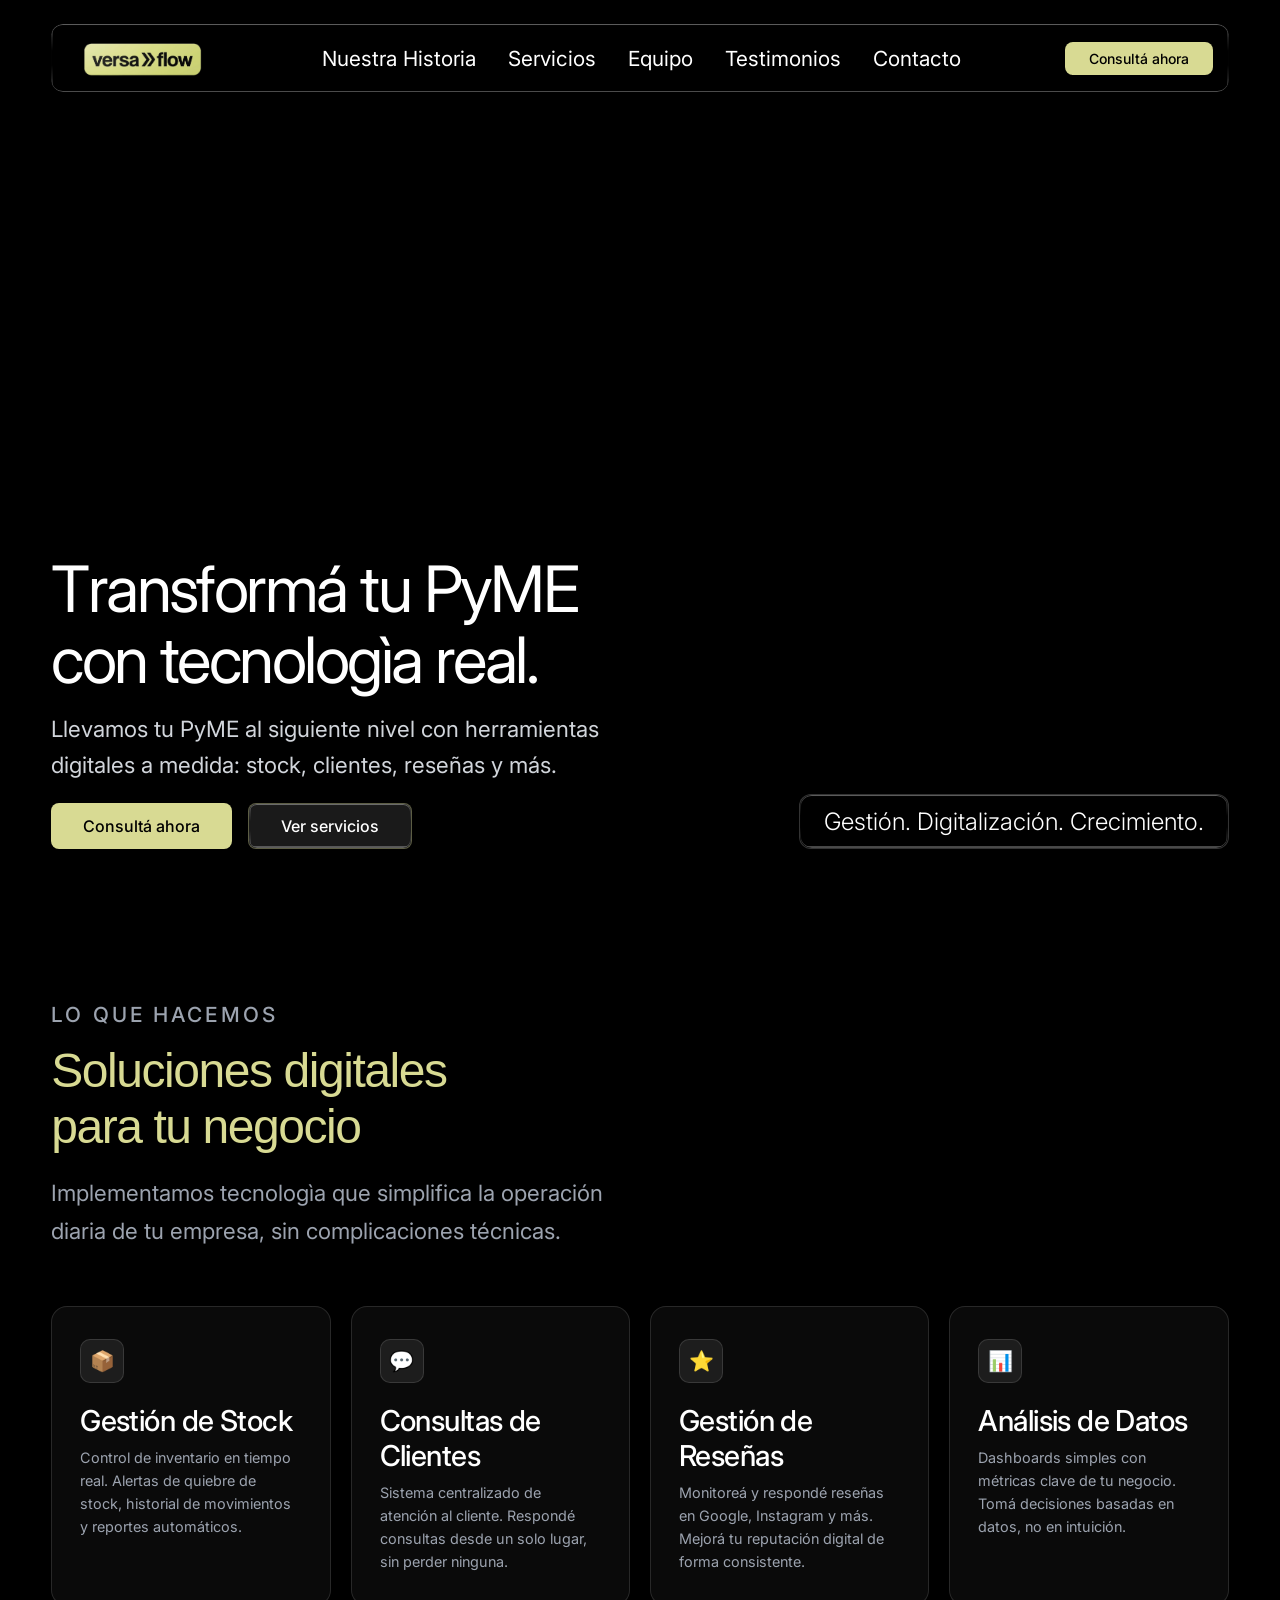
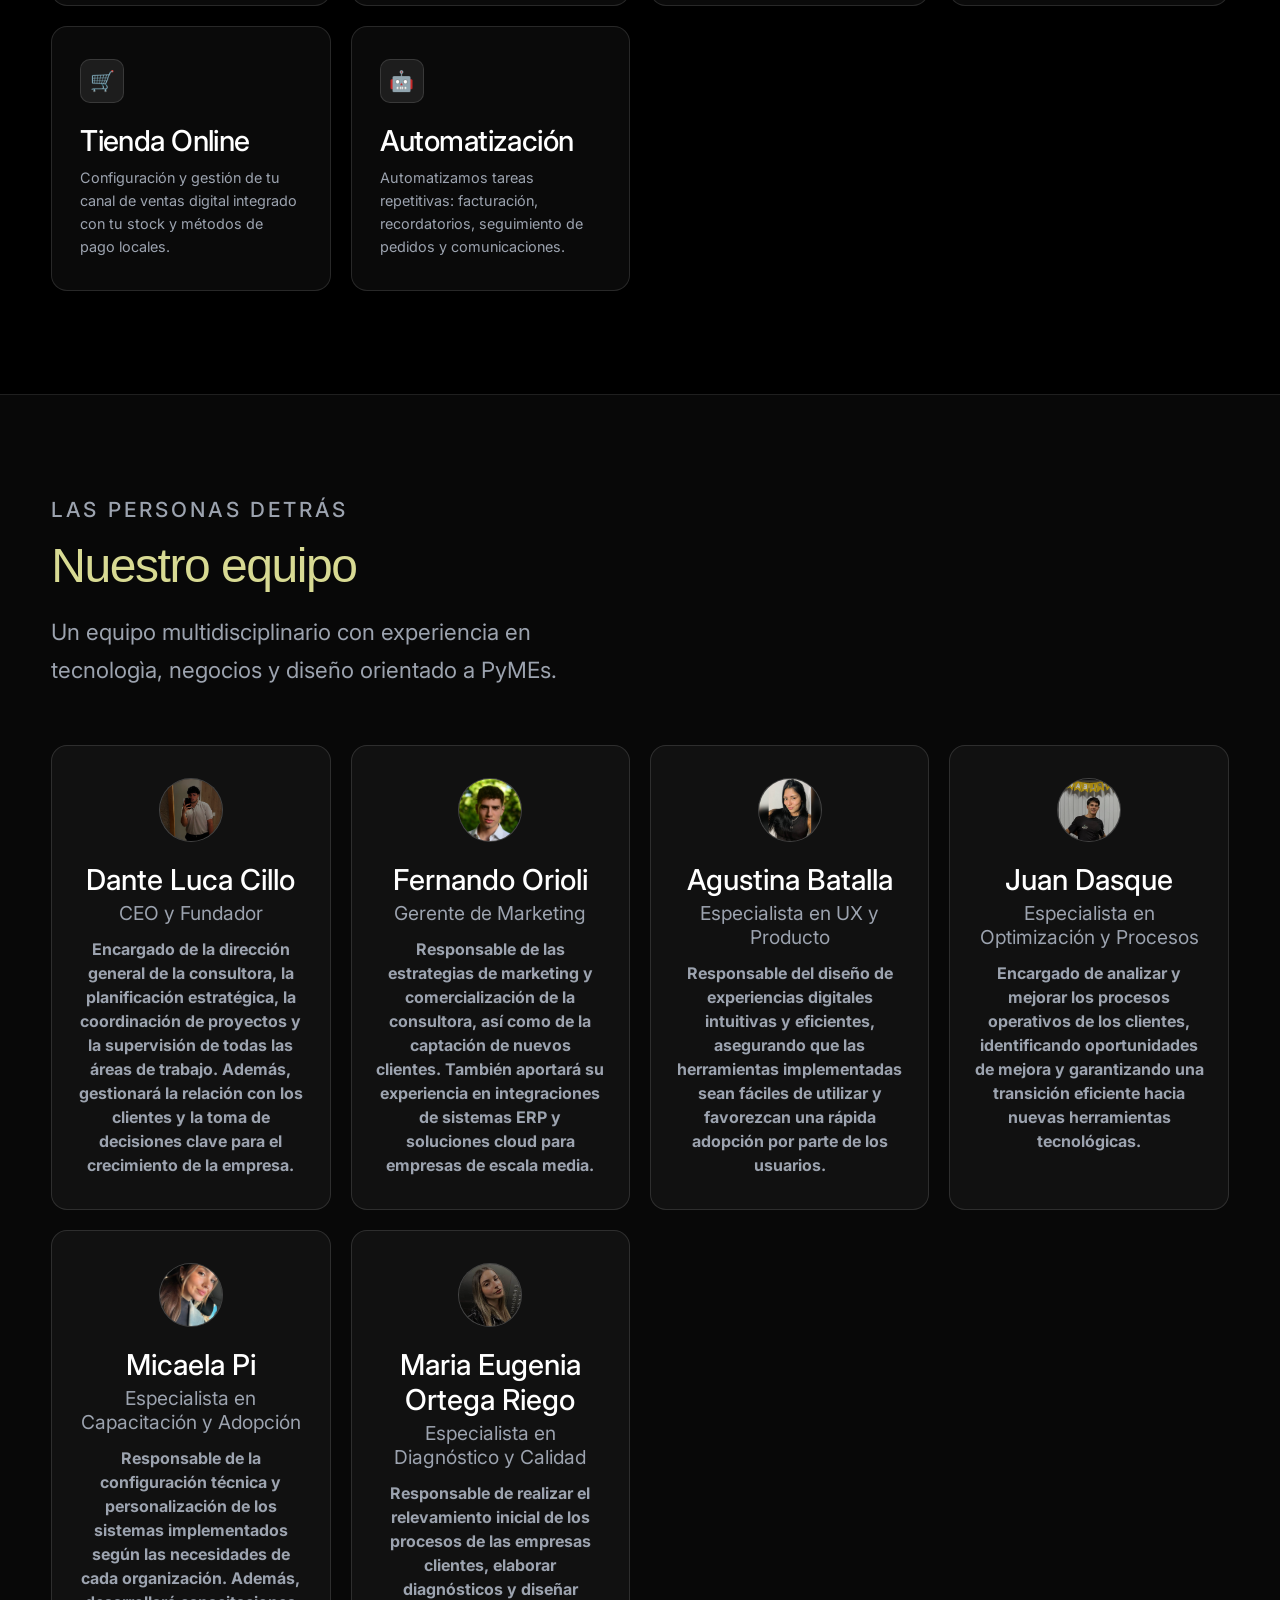
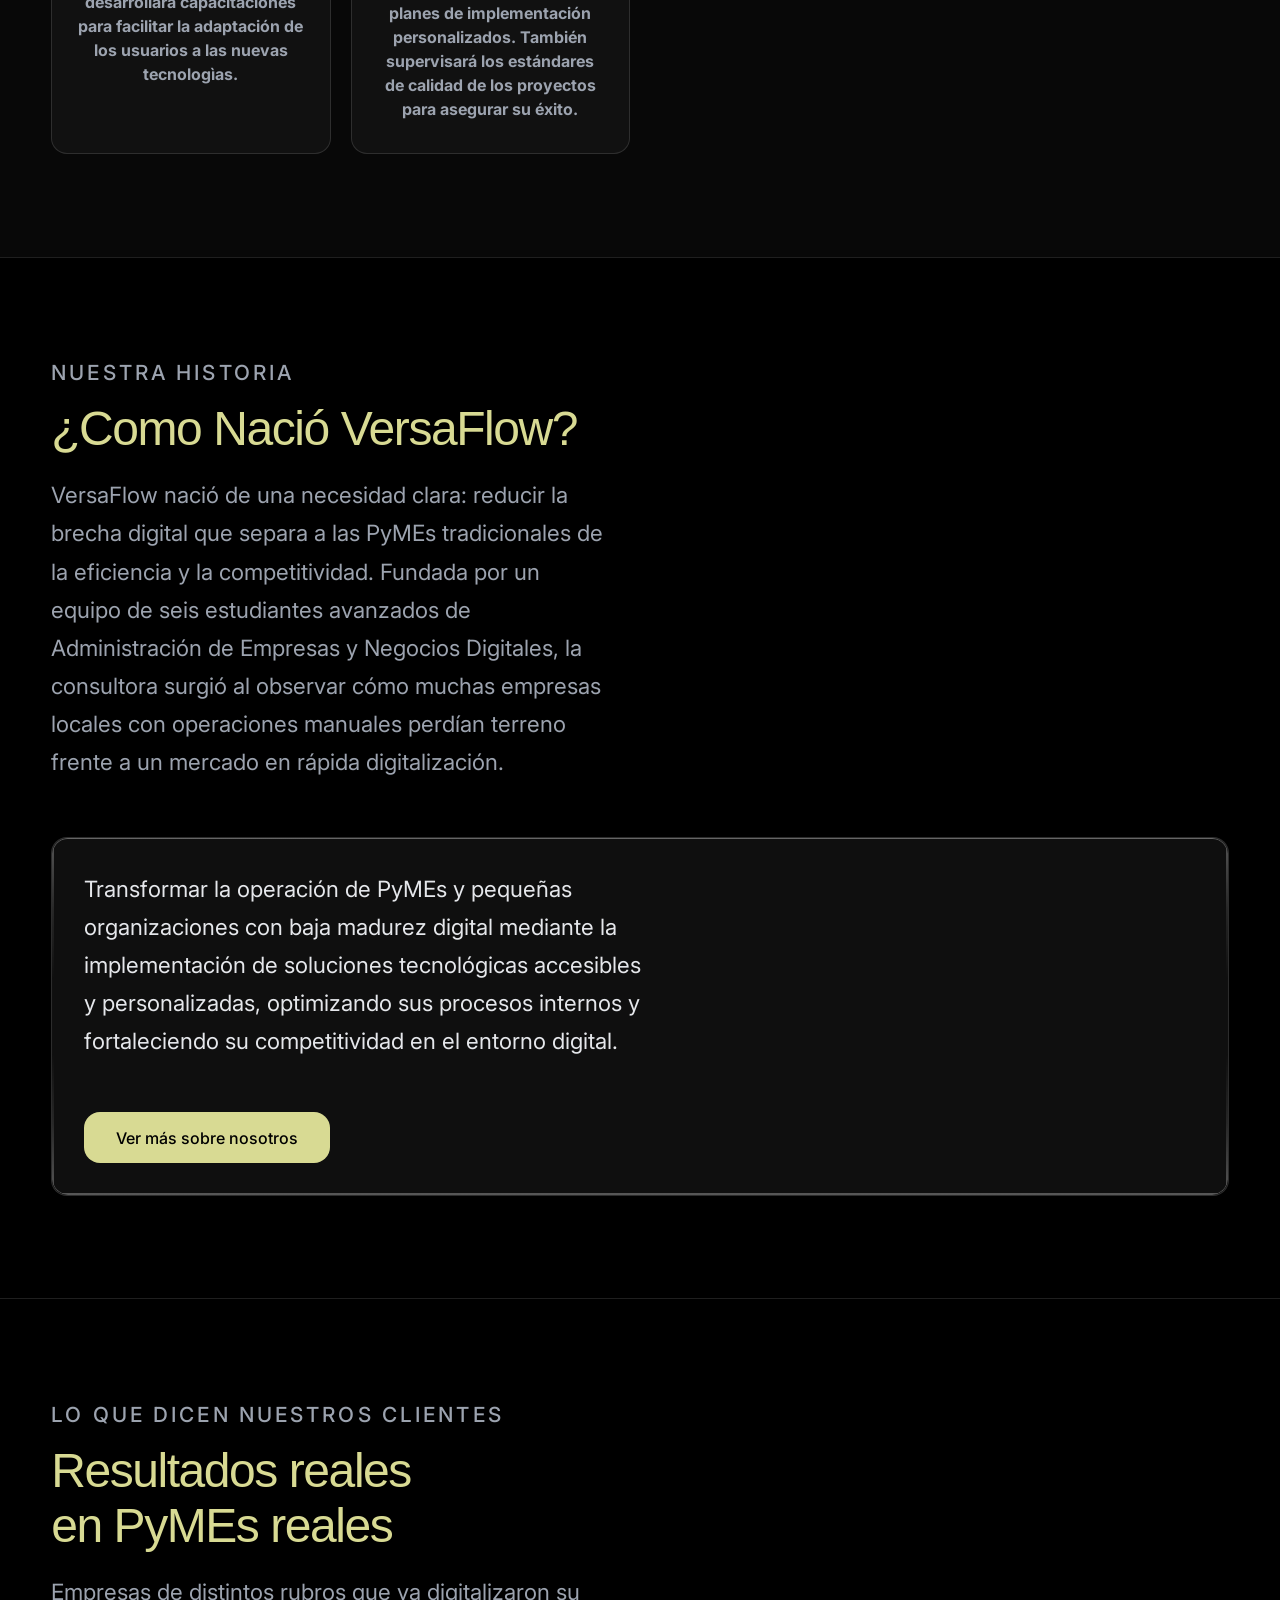
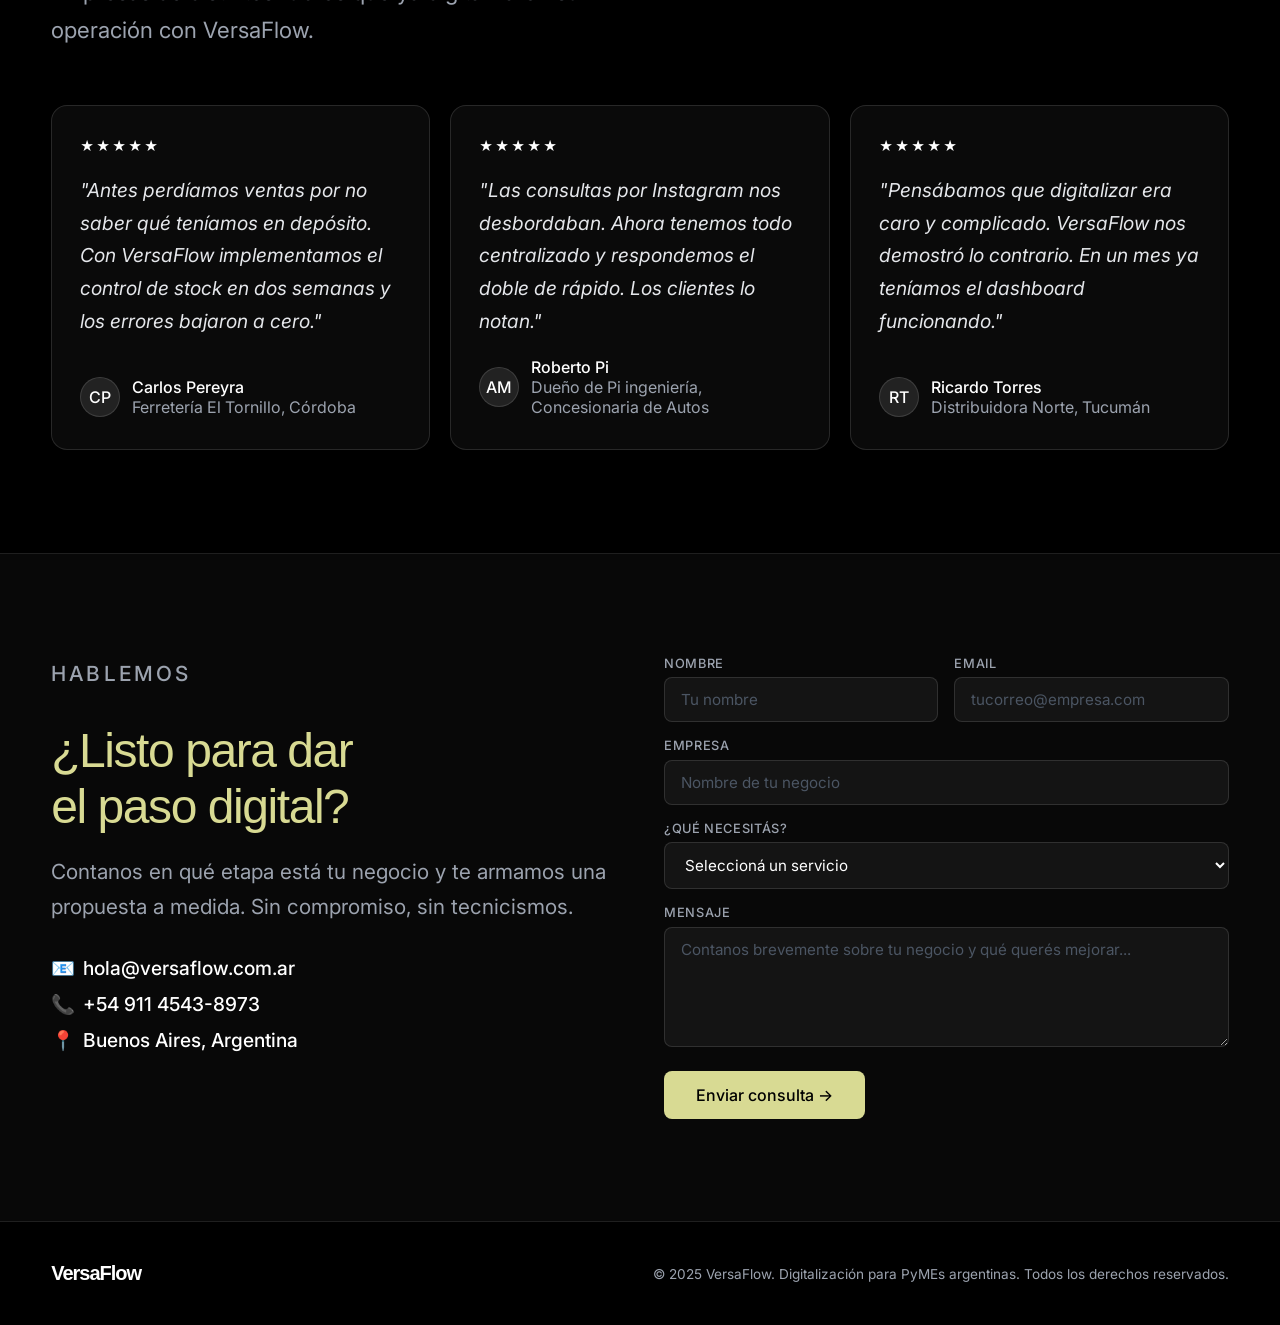
<file: index.html>
<!DOCTYPE html>
<html lang="es">
<head>
  <meta charset="UTF-8" />
  <meta name="viewport" content="width=device-width, initial-scale=1.0" />
  <title>VersaFlow | Digitalización para PyMEs</title>
  <link rel="icon" type="image/png" href="img/versaflow3_rectangular.png" />
  <link rel="preconnect" href="https://fonts.googleapis.com">
  <link rel="preconnect" href="https://fonts.gstatic.com" crossorigin>
  <link href="https://fonts.googleapis.com/css2?family=Inter:wght@300;400;500;600&display=swap" rel="stylesheet">
  <link href="https://fonts.cdnfonts.com/css/coolvetica" rel="stylesheet">
  <link rel="stylesheet" href="styles.css">
</head>
<body>

<!-- ═══ HERO ═══ -->
<section class="hero">
  <!-- Cambia el nombre del archivo de video aquí -->
  <video class="background-video" autoplay muted loop playsinline src="img/video_fondo_hero.mp4"></video>
  <div class="content-layer">
    <div class="navbar-wrap">
      <nav class="liquid-glass">
        <a href="#" class="logo nav-logo"><img src="img/versaflow3_rectangular.png" alt="VersaFlow logo" style="width: 150px; height: auto;"></a>
        <ul class="nav-links">
          <li><a href="nosotros.html">Nuestra Historia</a></li>
          <li><a href="#servicios">Servicios</a></li>
          <li><a href="#equipo">Equipo</a></li>
          <li><a href="#testimonios">Testimonios</a></li>
          <li><a href="#contacto">Contacto</a></li>
        </ul>
        <button class="btn-nav" onclick="document.getElementById('contacto').scrollIntoView({behavior:'smooth'})">Consultá ahora</button>
      </nav>
    </div>
    <div class="hero-body">
      <div class="hero-grid">
        <div>
          <h1 id="heading"></h1>
          <p class="hero-sub" id="sub">Llevamos tu PyME al siguiente nivel con herramientas digitales a medida: stock, clientes, reseñas y más.</p>
          <div class="btn-row" id="btns">
            <button class="btn-primary" onclick="document.getElementById('contacto').scrollIntoView({behavior:'smooth'})">Consultá ahora</button>
            <button class="btn-glass liquid-glass" onclick="document.getElementById('servicios').scrollIntoView({behavior:'smooth'})">Ver servicios</button>
          </div>
        </div>
        <div class="tag-wrap" id="tag">
          <div class="tag-card liquid-glass">
            Gestión. Digitalización. Crecimiento.
          </div>
        </div>
      </div>
    </div>
  </div>
</section>

<!-- ═══ SERVICIOS ═══ -->
<section class="page-section" id="servicios">
  <div class="section-header reveal">
    <p class="section-label">Lo que hacemos</p>
    <h2 class="section-title">Soluciones digitales<br>para tu negocio</h2>
    <p class="section-desc">Implementamos tecnologìa que simplifica la operación diaria de tu empresa, sin complicaciones técnicas.</p>
  </div>
  <div class="services-grid">
    <div class="service-card reveal">
      <div class="service-icon">📦</div>
      <h3>Gestión de Stock</h3>
      <p>Control de inventario en tiempo real. Alertas de quiebre de stock, historial de movimientos y reportes automáticos.</p>
    </div>
    <div class="service-card reveal">
      <div class="service-icon">💬</div>
      <h3>Consultas de Clientes</h3>
      <p>Sistema centralizado de atención al cliente. Respondé consultas desde un solo lugar, sin perder ninguna.</p>
    </div>
    <div class="service-card reveal">
      <div class="service-icon">⭐</div>
      <h3>Gestión de Reseñas</h3>
      <p>Monitoreá y respondé reseñas en Google, Instagram y más. Mejorá tu reputación digital de forma consistente.</p>
    </div>
    <div class="service-card reveal">
      <div class="service-icon">📊</div>
      <h3>Análisis de Datos</h3>
      <p>Dashboards simples con métricas clave de tu negocio. Tomá decisiones basadas en datos, no en intuición.</p>
    </div>
    <div class="service-card reveal">
      <div class="service-icon">🛒</div>
      <h3>Tienda Online</h3>
      <p>Configuración y gestión de tu canal de ventas digital integrado con tu stock y métodos de pago locales.</p>
    </div>
    <div class="service-card reveal">
      <div class="service-icon">🤖</div>
      <h3>Automatización</h3>
      <p>Automatizamos tareas repetitivas: facturación, recordatorios, seguimiento de pedidos y comunicaciones.</p>
    </div>
  </div>
</section>

<hr class="divider">

<!-- ═══ EQUIPO ═══ -->
<section class="page-section" id="equipo">
  <div class="section-header reveal">
    <p class="section-label">Las personas detrás</p>
    <h2 class="section-title">Nuestro equipo</h2>
    <p class="section-desc">Un equipo multidisciplinario con experiencia en tecnologìa, negocios y diseño orientado a PyMEs.</p>
  </div>
  <div class="team-grid">
    <div class="team-card reveal">
      <div class="avatar">
        <img src="img/dante.PNG" alt="Dante Luca Cillo">
      </div>
      <h3>Dante Luca Cillo</h3>
      <p class="role">CEO y Fundador</p>
      <p class="bio"><strong>Encargado de la dirección general de la consultora, la planificación estratégica, la coordinación de proyectos y la supervisión de todas las áreas de trabajo. Además, gestionará la relación con los clientes y la toma de decisiones clave para el crecimiento de la empresa.</strong></p>
    </div>
    <div class="team-card reveal">
      <div class="avatar">
        <img src="img/fernando.PNG" alt="Fernando Orioli">
      </div>
      <h3>Fernando Orioli</h3>
      <p class="role">Gerente de Marketing</p>
      <p class="bio"><strong>Responsable de las estrategias de marketing y comercialización de la consultora, así como de la captación de nuevos clientes. También aportará su experiencia en integraciones de sistemas ERP y soluciones cloud para empresas de escala media.</strong></p>
    </div>
    <div class="team-card reveal">
      <div class="avatar">
        <img src="img/agus.PNG" alt="Agustina Batalla">
      </div>
      <h3>Agustina Batalla</h3>
      <p class="role">Especialista en UX y Producto</p>
      <p class="bio"><strong>Responsable del diseño de experiencias digitales intuitivas y eficientes, asegurando que las herramientas implementadas sean fáciles de utilizar y favorezcan una rápida adopción por parte de los usuarios.</strong></p>
    </div>
    <div class="team-card reveal">
      <div class="avatar">
        <img src="img/juan.PNG" alt="Juan Dasque">
      </div>
      <h3>Juan Dasque</h3>
      <p class="role">Especialista en Optimización y Procesos</p>
      <p class="bio"><strong>Encargado de analizar y mejorar los procesos operativos de los clientes, identificando oportunidades de mejora y garantizando una transición eficiente hacia nuevas herramientas tecnológicas.</strong></p>
    </div>
        <div class="team-card reveal">
      <div class="avatar">
        <img src="img/mica.jpeg" alt="Micu Pi">
      </div>
      <h3>Micaela Pi</h3>
      <p class="role">Especialista en Capacitación y Adopción</p>
      <p class="bio"><strong>Responsable de la configuración técnica y personalización de los sistemas implementados según las necesidades de cada organización. Además, desarrollará capacitaciones para facilitar la adaptación de los usuarios a las nuevas tecnologìas.</strong></p>
    </div>
        <div class="team-card reveal">
      <div class="avatar">
        <img src="img/mauge.PNG" alt="Maria Eugenia Ortega Riego">
      </div>
      <h3>Maria Eugenia Ortega Riego</h3>
      <p class="role">Especialista en Diagnóstico y Calidad</p>
      <p class="bio"><strong>Responsable de realizar el relevamiento inicial de los procesos de las empresas clientes, elaborar diagnósticos y diseñar planes de implementación personalizados. También supervisará los estándares de calidad de los proyectos para asegurar su éxito.</strong></p>
    </div>
  </div>
</section>
<hr class="divider">
<section class="page-section reveal" id="nosotros">
  <div class="section-header">
    <p class="section-label">Nuestra Historia</p>
    <h2 class="section-title">¿Como Nació VersaFlow?</h2>
    <p class="section-desc">VersaFlow nació de una necesidad clara: reducir la brecha digital que separa a las PyMEs tradicionales de la eficiencia y la competitividad. Fundada por un equipo de seis estudiantes avanzados de Administración de Empresas y Negocios Digitales, la consultora surgió al observar cómo muchas empresas locales con operaciones manuales perdían terreno frente a un mercado en rápida digitalización.</p>
  </div>
  <div class="liquid-glass about-card">
    <p class="section-desc">Transformar la operación de PyMEs y pequeñas organizaciones con baja madurez digital mediante la implementación de soluciones tecnológicas accesibles y personalizadas, optimizando sus procesos internos y fortaleciendo su competitividad en el entorno digital.</p>
    <a class="btn-glass" href="nosotros.html">Ver más sobre nosotros</a>
  </div>
</section>
<hr class="divider">

<!-- ═══ TESTIMONIOS ═══ -->
<section class="page-section" id="testimonios">
  <div class="section-header reveal">
    <p class="section-label">Lo que dicen nuestros clientes</p>
    <h2 class="section-title">Resultados reales<br>en PyMEs reales</h2>
    <p class="section-desc">Empresas de distintos rubros que ya digitalizaron su operación con VersaFlow.</p>
  </div>
  <div class="testimonios-grid">
    <div class="testi-card reveal">
      <div class="stars">★★★★★</div>
      <blockquote>"Antes perdíamos ventas por no saber qué teníamos en depósito. Con VersaFlow implementamos el control de stock en dos semanas y los errores bajaron a cero."</blockquote>
      <div class="testi-author">
        <div class="testi-avatar">CP</div>
        <div>
          <p class="testi-author-name">Carlos Pereyra</p>
          <p class="testi-author-company">Ferretería El Tornillo, Córdoba</p>
        </div>
      </div>
    </div>
    <div class="testi-card reveal">
      <div class="stars">★★★★★</div>
      <blockquote>"Las consultas por Instagram nos desbordaban. Ahora tenemos todo centralizado y respondemos el doble de rápido. Los clientes lo notan."</blockquote>
      <div class="testi-author">
        <div class="testi-avatar">AM</div>
        <div>
          <p class="testi-author-name">Roberto Pi</p>
          <p class="testi-author-company">Dueño de Pi ingeniería, Concesionaria de Autos</p>
        </div>
      </div>
    </div>
    <div class="testi-card reveal">
      <div class="stars">★★★★★</div>
      <blockquote>"Pensábamos que digitalizar era caro y complicado. VersaFlow nos demostró lo contrario. En un mes ya teníamos el dashboard funcionando."</blockquote>
      <div class="testi-author">
        <div class="testi-avatar">RT</div>
        <div>
          <p class="testi-author-name">Ricardo Torres</p>
          <p class="testi-author-company">Distribuidora Norte, Tucumán</p>
        </div>
      </div>
    </div>
  </div>
</section>

<hr class="divider">

<!-- ═══ CONTACTO ═══ -->
<section class="page-section" id="contacto">
  <div class="contact-wrap">
    <div class="contact-info reveal">
      <p class="section-label">Hablemos</p>
      <h2 class="section-title">¿Listo para dar<br>el paso digital?</h2>
      <p>Contanos en qué etapa está tu negocio y te armamos una propuesta a medida. Sin compromiso, sin tecnicismos.</p>
      <div class="contact-detail">
        <span>📧 <strong>hola@versaflow.com.ar</strong></span>
        <span>📞 <strong>+54 911 4543-8973</strong></span>
        <span>📍 <strong>Buenos Aires, Argentina</strong></span>
      </div>
    </div>
    <div class="reveal">
      <form class="contact-form" onsubmit="handleSubmit(event)">
        <div class="form-row">
          <div class="form-field">
            <label>Nombre</label>
            <input type="text" placeholder="Tu nombre" required />
          </div>
          <div class="form-field">
            <label>Email</label>
            <input type="email" placeholder="tucorreo@empresa.com" required />
          </div>
        </div>
        <div class="form-field">
          <label>Empresa</label>
          <input type="text" placeholder="Nombre de tu negocio" />
        </div>
        <div class="form-field">
          <label>¿Qué necesitás?</label>
          <select>
            <option value="" disabled selected>Seleccioná un servicio</option>
            <option>Gestión de Stock</option>
            <option>Consultas de Clientes</option>
            <option>Gestión de Reseñas</option>
            <option>Tienda Online</option>
            <option>Automatización</option>
            <option>No sé, quiero asesoramiento</option>
          </select>
        </div>
        <div class="form-field">
          <label>Mensaje</label>
          <textarea placeholder="Contanos brevemente sobre tu negocio y qué querés mejorar..."></textarea>
        </div>
        <button type="submit" class="btn-submit" id="submit-btn">Enviar consulta →</button>
      </form>
    </div>
  </div>
</section>

<!-- ═══ FOOTER ═══ -->
<footer>
  <span class="logo">VersaFlow</span>
  <p>© 2025 VersaFlow. Digitalización para PyMEs argentinas. Todos los derechos reservados. </p>
</footer>

<script>
  /* ── Hero heading animation ── */
  const lines = ["Transformá tu PyME", "con tecnologìa real."];
  const charDelay = 30, initialDelay = 200;
  const headingEl = document.getElementById("heading");
  lines.forEach((line, lineIndex) => {
    const lineSpan = document.createElement("span");
    lineSpan.className = "line";
    line.split("").forEach((char, charIndex) => {
      const span = document.createElement("span");
      span.className = "char";
      span.textContent = char === " " ? "\u00A0" : char;
      const delay = initialDelay
        + lineIndex * lines[0].length * charDelay
        + (lineIndex * line.length + charIndex) * charDelay;
      setTimeout(() => span.classList.add("visible"), delay);
      lineSpan.appendChild(span);
    });
    headingEl.appendChild(lineSpan);
  });

  function fadeIn(id, delay) {
    setTimeout(() => { document.getElementById(id).style.opacity = "1"; }, delay);
  }
  fadeIn("sub", 800);
  fadeIn("btns", 1200);
  fadeIn("tag", 1400);

  /* ── Scroll reveal ── */
  const observer = new IntersectionObserver((entries) => {
    entries.forEach((entry, i) => {
      if (entry.isIntersecting) {
        const delay = entry.target.dataset.delay || 0;
        setTimeout(() => entry.target.classList.add("visible"), delay);
        observer.unobserve(entry.target);
      }
    });
  }, { threshold: 0.12 });

  document.querySelectorAll(".reveal").forEach((el, i) => {
    el.dataset.delay = (i % 4) * 100;
    observer.observe(el);
  });

  if (!('IntersectionObserver' in window)) {
    document.querySelectorAll('.reveal').forEach((el) => el.classList.add('visible'));
  }

  /* ── Contact form ── */
  function handleSubmit(e) {
    e.preventDefault();
    const btn = document.getElementById("submit-btn");
    btn.textContent = "✓ Mensaje enviado";
    btn.style.background = "#d1fae5";
    btn.style.color = "#065f46";
    btn.disabled = true;
  }
</script>
</body>
</html>
</file>
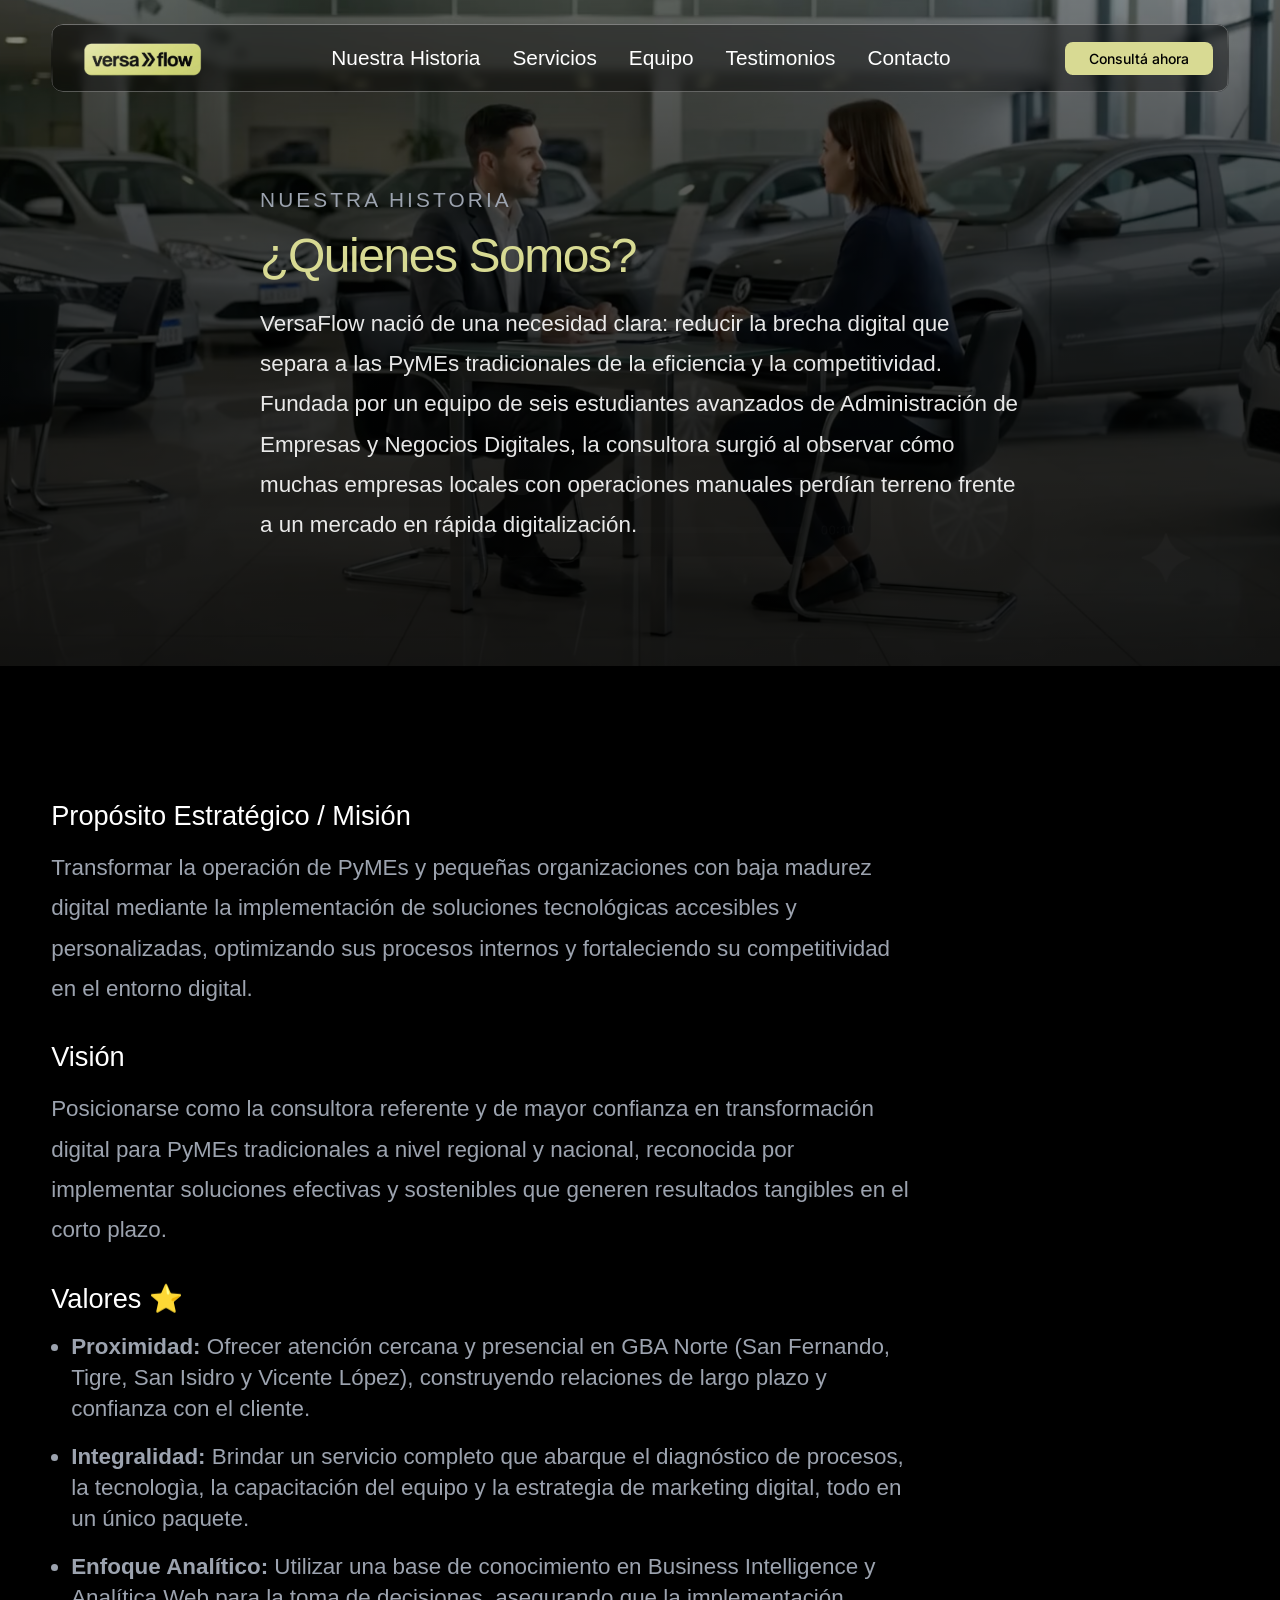
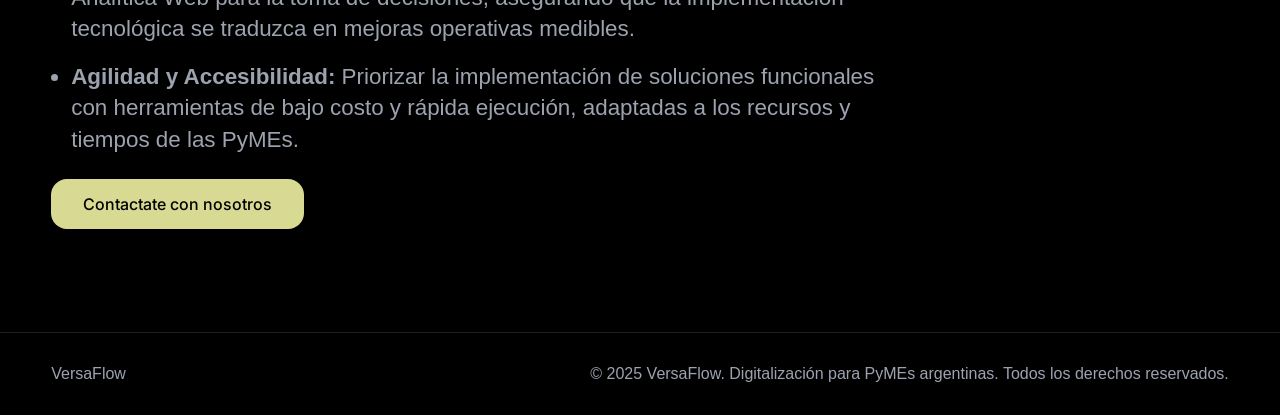
<file: nosotros.html>
<!DOCTYPE html>
<html lang="es">
<head>
  <meta charset="UTF-8" />
  <meta name="viewport" content="width=device-width, initial-scale=1.0" />
  <title>VersaFlow | Nuestra Historia</title>
  <link rel="icon" type="image/png" href="img/versaflow3_rectangular.png" />
  <link rel="preconnect" href="https://fonts.googleapis.com">
  <link rel="preconnect" href="https://fonts.gstatic.com" crossorigin>
  <link href="https://fonts.googleapis.com/css2?family=Inter:wght@300;400;500;600&display=swap" rel="stylesheet">
  <link href="https://fonts.cdnfonts.com/css/coolvetica" rel="stylesheet">
  <style>
    *, *::before, *::after { box-sizing: border-box; margin: 0; padding: 0; }
    :root {
      --px: clamp(1.5rem, 4vw, 4rem);
      --accent: #fff;
      --brand: rgb(216, 218, 147);
      --brand-dark: rgb(165, 168, 112);
      --muted: #9ca3af;
      --border: rgba(255,255,255,0.12);
      --card-bg: rgba(255,255,255,0.04);
    }
    html { scroll-behavior: smooth; overflow-x: hidden; }
    body {
      font-family: 'Coolvetica', sans-serif;
      -webkit-font-smoothing: antialiased;
      -moz-osx-font-smoothing: grayscale;
      background: #000;
      color: #fff;
      overflow-x: hidden;
    }
    body a { color: inherit; }
    .liquid-glass {
      background: rgba(0,0,0,0.4);
      backdrop-filter: blur(4px);
      -webkit-backdrop-filter: blur(4px);
      box-shadow: inset 0 1px 1px rgba(255,255,255,0.1);
      position: relative;
      overflow: hidden;
    }
    .liquid-glass::before {
      content: '';
      position: absolute;
      inset: 0;
      border-radius: inherit;
      padding: 1.4px;
      background: linear-gradient(180deg,
        rgba(255,255,255,0.3) 0%, rgba(255,255,255,0.1) 20%,
        rgba(255,255,255,0) 40%, rgba(255,255,255,0) 60%,
        rgba(255,255,255,0.1) 80%, rgba(255,255,255,0.3) 100%);
      -webkit-mask: linear-gradient(#fff 0 0) content-box, linear-gradient(#fff 0 0);
      -webkit-mask-composite: xor;
      mask-composite: exclude;
      pointer-events: none;
    }
    .page-section {
      padding: clamp(5rem, 8vw, 8rem) var(--px);
    }
    .section-header { margin-bottom: 3.5rem; }
    .section-title {
      font-family: 'Coolvetica', sans-serif;
      font-size: clamp(2rem, 4vw, 3rem);
      font-weight: 400; letter-spacing: -0.03em;
      line-height: 1.15; margin-bottom: 1.25rem;
      color: var(--brand);
    }
    .section-label {
      font-size: 1.3rem; font-weight: 500;
      letter-spacing: 0.15em; text-transform: uppercase;
      color: var(--muted); margin-bottom: 1rem;
    }
    .section-desc,
    .content-block p {
      color: var(--muted); font-size: 1.4rem;
      line-height: 1.8; margin-bottom: 1.5rem;
    }
    .content-block {
      max-width: 860px;
    }
    .content-block h3 {
      font-size: 1.7rem; font-weight: 500;
      margin-top: 2rem; margin-bottom: 1rem;
      color: var(--accent);
    }
    .content-block ul {
      padding-left: 1.25rem; margin-bottom: 1.5rem;
      color: var(--muted);
    }
    .content-block li {
      margin-bottom: 1rem; line-height: 1.4; font-size: 1.4rem
    }
    .btn-primary,
    .btn-glass,
    .btn-nav,
    .btn-submit {
      font-family: 'Inter', sans-serif;
      cursor: pointer;
      transition: background 0.2s ease, color 0.2s ease;
    }
    .btn-glass,
    .btn-nav {
      font-family: 'Inter', sans-serif;
      cursor: pointer;
      transition: background 0.2s ease, color 0.2s ease;
    }
    .btn-primary {
      background: var(--brand);
      color: #000;
      border: none;
      padding: 0.95rem 2rem;
      border-radius: 1rem;
      font-weight: 500;
      font-size: 1rem;
      display: inline-flex;
      align-items: center;
      text-decoration: none;
    }
    .btn-primary:hover {
      background: var(--brand-dark);
      color: #fff;
    }
    .btn-glass {
      background: rgba(255,255,255,0.10);
      color: #fff;
      border: 1px solid rgba(216, 218, 147, 0.35);
      border-radius: 0.75rem;
      padding: 0.85rem 1.6rem;
      display: inline-flex;
      align-items: center;
      text-decoration: none;
    }
    .btn-nav {
      background: var(--brand);
      color: #000;
      border: none;
      padding: 0.5rem 1.5rem;
      border-radius: 0.5rem;
      font-size: 0.875rem;
      font-weight: 500;
    }
    .btn-glass:hover { background: rgba(255,255,255,0.18); }
    .btn-nav:hover { background: var(--brand-dark); color: #fff; }
    .hero-video {
      position: relative;
      width: 100%;
      min-height: clamp(36rem, 44vh, 58rem);
      overflow: hidden;
    }
    .hero-video video {
      position: absolute;
      inset: 0;
      width: 100%;
      height: 100%;
      object-fit: cover;
    }
    .hero-video::after {
      content: '';
      position: absolute;
      inset: 0;
      background: linear-gradient(180deg, rgba(0,0,0,0.45), rgba(0,0,0,0.72) 40%, rgba(0,0,0,0.88));
      pointer-events: none;
    }
    .hero-overlay {
      position: relative;
      z-index: 2;
      width: 100%;
      min-height: inherit;
      display: flex;
      flex-direction: column;
      justify-content: space-between;
    }
    .hero-content {
      max-width: 1180px;
      margin: 0 auto;
      padding: clamp(2rem, 8vw, 6rem) var(--px) 4rem;
    }
    .hero-copy {
      max-width: 760px;
    }
    .hero-copy .section-desc {
      color: rgba(255,255,255,0.9);
    }
    .content-layer {
      position: relative;
      z-index: 2;
      width: 100%;
      display: flex;
      flex-direction: column;
      padding: 0 var(--px);
    }
    .navbar-wrap { padding-top: 1.5rem; }
    nav {
      display: flex;
      align-items: center;
      justify-content: space-between;
      border-radius: 0.75rem;
      padding: 0.1rem 1rem;
    }
    .nav-logo img {
      display: block;
      height: 2.2rem;
      width: auto;
    }
    .nav-links {
      display: flex;
      flex-wrap: wrap;
      flex-direction: column;
      gap: 1rem;
      list-style: none;
      justify-content: center;
      align-items: center;
    }
    @media (min-width: 768px) {
      .nav-links {
        flex-direction: row;
        gap: 2rem;
        justify-content: flex-start;
        align-items: center;
      }
    }
    .nav-links a {
      color: #fff;
      text-decoration: none;
      font-size: 1.3rem;
      transition: color 0.2s;
      text-align: center;
    }
    .nav-links a:hover { color: var(--brand); }

    @media (max-width: 767px) {
      nav {
        flex-direction: column;
        align-items: center;
        justify-content: center;
        gap: 1rem;
        padding: 1rem;
      }

      .nav-links {
        width: 100%;
        flex-direction: column;
        gap: 0.8rem;
        align-items: center;
      }

      .nav-links a {
        width: auto;
        min-width: 180px;
        padding: 0.35rem 0.5rem;
      }

      .nav-logo {
        width: 100%;
        display: flex;
        justify-content: center;
      }

      .nav-logo img {
        height: 2.6rem;
      }

      .btn-nav {
        width: min(100%, 260px);
      }
    }
    .page-footer {
      padding: 2rem var(--px);
      border-top: 1px solid var(--border);
      display: flex; flex-wrap: wrap; justify-content: space-between; gap: 1rem;
      color: var(--muted);
    }
  </style>
</head>
<body>
  <main>
    <section class="hero-video" style="background-image: url('img/stock.png'); background-size: 110%; background-position: center; background-repeat: no-repeat;">
      <div class="hero-overlay">
        <div class="content-layer">
          <div class="navbar-wrap">
            <nav class="liquid-glass">
              <a href="index.html" class="logo nav-logo"><img src="img/versaflow3_rectangular.png" alt="VersaFlow logo" style="width: 150px; height: auto;"></a>
              <ul class="nav-links">
                <li><a href="nosotros.html">Nuestra Historia</a></li>
                <li><a href="index.html#servicios">Servicios</a></li>
                <li><a href="index.html#equipo">Equipo</a></li>
                <li><a href="index.html#testimonios">Testimonios</a></li>
                <li><a href="index.html#contacto">Contacto</a></li>
              </ul>
              <button class="btn-nav" onclick="window.location.href='index.html#contacto'">Consultá ahora</button>
            </nav>
          </div>
          <div class="hero-content">
            <div class="hero-copy">
              <div class="section-header">
                <p class="section-label">Nuestra Historia</p>
                <h1 class="section-title">¿Quienes Somos?</h1>
                <p class="section-desc">VersaFlow nació de una necesidad clara: reducir la brecha digital que separa a las PyMEs tradicionales de la eficiencia y la competitividad. Fundada por un equipo de seis estudiantes avanzados de Administración de Empresas y Negocios Digitales, la consultora surgió al observar cómo muchas empresas locales con operaciones manuales perdían terreno frente a un mercado en rápida digitalización.</p>
              </div>
            </div>
          </div>
        </div>
      </div>
    </section>

    <section class="page-section">
      <div class="content-block">
        <h3>Propósito Estratégico / Misión </h3>
        <p>Transformar la operación de PyMEs y pequeñas organizaciones con baja madurez digital mediante la implementación de soluciones tecnológicas accesibles y personalizadas, optimizando sus procesos internos y fortaleciendo su competitividad en el entorno digital.</p>

        <h3>Visión</h3>
        <p>Posicionarse como la consultora referente y de mayor confianza en transformación digital para PyMEs tradicionales a nivel regional y nacional, reconocida por implementar soluciones efectivas y sostenibles que generen resultados tangibles en el corto plazo.</p>

        <h3>Valores ⭐️</h3>
        <ul>
          <li><strong>Proximidad:</strong> Ofrecer atención cercana y presencial en GBA Norte (San Fernando, Tigre, San Isidro y Vicente López), construyendo relaciones de largo plazo y confianza con el cliente.</li>
          <li><strong>Integralidad:</strong> Brindar un servicio completo que abarque el diagnóstico de procesos, la tecnologìa, la capacitación del equipo y la estrategia de marketing digital, todo en un único paquete.</li>
          <li><strong>Enfoque Analítico:</strong> Utilizar una base de conocimiento en Business Intelligence y Analítica Web para la toma de decisiones, asegurando que la implementación tecnológica se traduzca en mejoras operativas medibles.</li>
          <li><strong>Agilidad y Accesibilidad:</strong> Priorizar la implementación de soluciones funcionales con herramientas de bajo costo y rápida ejecución, adaptadas a los recursos y tiempos de las PyMEs.</li>
        </ul>

        <a class="btn-primary" href="index.html#contacto">Contactate con nosotros</a>
      </div>
    </section>
  </main>

  <footer class="page-footer">
    <span class="logo">VersaFlow</span>
    <p>© 2025 VersaFlow. Digitalización para PyMEs argentinas. Todos los derechos reservados.</p>
  </footer>
</body>
</html>
</file>
<file: styles.css>
*, *::before, *::after { box-sizing: border-box; margin: 0; padding: 0; }

:root {
  --px: clamp(1.5rem, 4vw, 4rem);
  --accent: #fff;
  --brand: rgb(216, 218, 147);
  --brand-dark: rgb(165, 168, 112);
  --muted: #9ca3af;
  --border: rgba(255,255,255,0.12);
  --card-bg: rgba(255,255,255,0.04);
}

html {
  scroll-behavior: smooth;
  overflow-x: hidden;
}

body {
  font-family: 'Coolvetica', 'Inter', sans-serif;
  -webkit-font-smoothing: antialiased;
  -moz-osx-font-smoothing: grayscale;
  background: #000;
  color: #fff;
  overflow-x: hidden;
}

/* ─── LIQUID GLASS ─── */
.liquid-glass {
  background: rgba(0,0,0,0.4);
  backdrop-filter: blur(4px);
  -webkit-backdrop-filter: blur(4px);
  box-shadow: inset 0 1px 1px rgba(255,255,255,0.1);
  position: relative;
  overflow: hidden;
}
.liquid-glass::before {
  content: '';
  position: absolute;
  inset: 0;
  border-radius: inherit;
  padding: 1.4px;
  background: linear-gradient(180deg,
    rgba(255,255,255,0.3) 0%, rgba(255,255,255,0.1) 20%,
    rgba(255,255,255,0) 40%, rgba(255,255,255,0) 60%,
    rgba(255,255,255,0.1) 80%, rgba(255,255,255,0.3) 100%);
  -webkit-mask: linear-gradient(#fff 0 0) content-box, linear-gradient(#fff 0 0);
  -webkit-mask-composite: xor;
  mask-composite: exclude;
  pointer-events: none;
}

/* ─── SCROLL REVEAL ─── */
.reveal {
  opacity: 0;
  transform: translateY(28px);
  transition: opacity 700ms ease, transform 700ms ease;
}
.reveal.visible {
  opacity: 1;
  transform: translateY(0);
}

/* ─── HERO ─── */
.hero {
  position: relative;
  width: 100%;
  height: 100vh;
  overflow: hidden;
  background: #000;
}
.hero::after {
  content: '';
  position: absolute;
  inset: 0;
  pointer-events: none;
  background:
    radial-gradient(circle at left bottom, rgba(0,0,0,0.85) 0%, rgba(0,0,0,0.4) 25%, transparent 60%),
    radial-gradient(circle at right top, rgba(0,0,0,0.85) 0%, rgba(0,0,0,0.4) 25%, transparent 60%);
  z-index: 1;
}
.hero video.background-video {
  position: absolute;
  inset: 0;
  width: 100%;
  height: 100%;
  object-fit: cover;
  object-position: center;
  transform: scale(1.4);
  pointer-events: none;
  z-index: 0;
}
.content-layer {
  position: relative;
  z-index: 2;
  width: 100%; height: 100%;
  display: flex;
  flex-direction: column;
  padding: 0 var(--px);
}
.navbar-wrap { padding-top: 1.5rem; }
nav {
  display: flex;
  align-items: center;
  justify-content: space-between;
  border-radius: 0.75rem;
  padding: 0.1rem 1rem;
}
.logo {
  font-family: 'Coolvetica', sans-serif;
  font-size: 2rem;
  font-weight: 600;
  letter-spacing: -0.05em;
}
.nav-logo img {
  display: block;
  height: 2.2rem;
  width: auto;
}
.nav-links {
  display: flex;
  flex-wrap: wrap;
  flex-direction: column;
  gap: 1rem;
  list-style: none;
  justify-content: center;
  align-items: center;
}
@media (min-width: 768px) {
  .nav-links {
    flex-direction: row;
    gap: 2rem;
    justify-content: flex-start;
    align-items: center;
  }
}
.nav-links a {
  color: #fff;
  text-decoration: none;
  font-size: 1.3rem;
  transition: color 0.2s;
}
.nav-links a:hover { color: var(--brand); }

@media (max-width: 767px) {
  nav {
    flex-direction: column;
    align-items: center;
    justify-content: center;
    gap: 1rem;
    padding: 1rem;
  }

  .nav-links {
    width: 100%;
    flex-direction: column;
    gap: 0.8rem;
    align-items: center;
  }

  .nav-links a {
    width: auto;
    min-width: 180px;
    text-align: center;
    padding: 0.35rem 0.5rem;
  }

  .nav-logo {
    width: 100%;
    display: flex;
    justify-content: center;
  }

  .nav-logo img {
    height: 2.6rem;
  }

  .btn-nav {
    width: min(100%, 260px);
  }
}

.btn-nav {
  background: var(--brand);
  color: #000;
  border: none;
  padding: 0.5rem 1.5rem;
  border-radius: 0.5rem;
  font-size: 0.875rem;
  font-weight: 500;
  cursor: pointer;
  font-family: 'Inter', sans-serif;
  transition: background 0.2s;
}
.btn-nav:hover { background: var(--brand-dark); color: #fff; }
.hero-body {
  flex: 1;
  display: flex;
  flex-direction: column;
  justify-content: flex-end;
  padding-bottom: clamp(3rem, 4vw, 4rem);
}
.hero-grid {
  display: grid;
  grid-template-columns: 1fr;
  align-items: end;
  gap: 2rem;
}
@media (min-width: 1024px) { .hero-grid { grid-template-columns: 1fr 1fr; } }
h1 {
  font-family: 'Coolvetica', 'Inter', sans-serif;
  font-size: clamp(2.25rem, 5vw, 4.5rem);
  font-weight: 400;
  letter-spacing: -0.04em;
  line-height: 1.1;
  margin-bottom: 1rem;
}
h1 .line { display: block; }
h1 .char {
  display: inline-block;
  opacity: 0;
  transform: translateX(-18px);
  transition: opacity 500ms ease-out, transform 500ms ease-out;
}
h1 .char.visible { opacity: 1; transform: translateX(0); }
.hero-sub {
  color: #d1d5db;
  font-size: 1.4rem;
  line-height: 1.6;
  margin-bottom: 1.25rem;
  opacity: 0;
  transition: opacity 1000ms ease;
}
.btn-row {
  display: flex;
  flex-wrap: wrap;
  gap: 1rem;
  opacity: 0;
  transition: opacity 1000ms ease;
}
.btn-primary {
  background: var(--brand);
  color: #000;
  border: none;
  padding: 0.75rem 2rem;
  border-radius: 0.5rem;
  font-weight: 500;
  font-size: 1rem;
  cursor: pointer;
  font-family: 'Inter', sans-serif;
  transition: background 0.2s;
}
.btn-primary:hover { background: var(--brand-dark); color: #fff; }
.btn-glass {
  background: rgba(255,255,255,0.10);
  color: #fff;
  padding: 0.75rem 2rem;
  border-radius: 0.5rem;
  font-weight: 500;
  font-size: 1rem;
  cursor: pointer;
  font-family: 'Inter', sans-serif;
  border: 1px solid rgba(216, 218, 147, 0.35);
  backdrop-filter: blur(10px);
  -webkit-backdrop-filter: blur(10px);
  transition: background 0.25s ease, color 0.25s ease, box-shadow 0.25s ease, border-color 0.25s ease;
}
.btn-glass:hover {
  background: rgba(255,255,255,0.20);
  color: #000;
  border-color: rgba(216, 218, 147, 0.55);
  box-shadow: 0 18px 40px rgba(0,0,0,0.18);
}
.about-card {
  padding: 2rem;
  border: 1px solid var(--border);
  background: rgba(255, 255, 255, 0.06);
  border-radius: 1rem;
  margin-top: 1.75rem;
}
.about-card .section-desc {
  color: #e5e7eb;
  margin-bottom: 1.75rem;
}
.about-card .btn-glass {
  background: var(--brand);
  color: #000;
  border: none;
  padding: 0.95rem 2rem;
  border-radius: 1rem;
  font-weight: 500;
  font-size: 1rem;
  margin-top: 1.5rem;
  display: inline-flex;
  align-items: center;
  text-decoration: none;
}
.about-card .btn-glass:hover {
  background: var(--brand-dark);
  color: #fff;
  box-shadow: 0 18px 40px rgba(0,0,0,0.17);
}
.tag-wrap {
  display: flex;
  align-items: flex-end;
  justify-content: flex-start;
  opacity: 0;
  transition: opacity 1000ms ease;
}
@media (min-width: 1024px) { .tag-wrap { justify-content: flex-end; } }
.tag-card {
  border: 1px solid rgba(255,255,255,0.2);
  padding: 0.75rem 1.5rem;
  border-radius: 0.75rem;
  font-weight: 300;
  font-size: clamp(1.125rem, 2vw, 1.5rem);
  white-space: nowrap;
}

/* ─── SHARED SECTION STYLES ─── */
section.page-section {
  padding: clamp(5rem, 8vw, 8rem) var(--px);
}
.section-label {
  font-size: 1.3rem;
  font-weight: 500;
  letter-spacing: 0.15em;
  text-transform: uppercase;
  color: var(--muted);
  margin-bottom: 1rem;
}
.section-title {
  font-family: 'Coolvetica', sans-serif;
  font-size: clamp(2rem, 4vw, 3rem);
  font-weight: 400;
  letter-spacing: -0.03em;
  line-height: 1.15;
  margin-bottom: 1.25rem;
  color: var(--brand);
}
.section-desc {
  color: var(--muted);
  font-size: 1.4rem;
  line-height: 1.7;
  max-width: 560px;
}
.section-header { margin-bottom: 3.5rem; }
hr.divider {
  border: none;
  border-top: 1px solid var(--border);
}

/* ─── SERVICIOS ─── */
#servicios { background: #000; }
.services-grid {
  display: grid;
  grid-template-columns: repeat(auto-fit, minmax(260px, 1fr));
  gap: 1.25rem;
}
.service-card {
  background: var(--card-bg);
  border: 1px solid var(--border);
  border-radius: 1rem;
  padding: 2rem 1.75rem;
  transition: border-color 0.3s, background 0.3s;
}
.service-card:hover {
  border-color: rgba(255,255,255,0.3);
  background: rgba(255,255,255,0.07);
}
.service-icon {
  width: 44px;
  height: 44px;
  background: rgba(255,255,255,0.08);
  border: 1px solid var(--border);
  border-radius: 0.625rem;
  display: flex;
  align-items: center;
  justify-content: center;
  font-size: 1.25rem;
  margin-bottom: 1.25rem;
}
.service-card h3 {
  font-size: 1.8rem;
  font-weight: 500;
  margin-bottom: 0.5rem;
  letter-spacing: -0.02em;
}
.service-card p {
  color: var(--muted);
  font-size: 0.9rem;
  line-height: 1.6;
}

/* ─── EQUIPO ─── */
#equipo { background: #080808; }
.team-grid {
  display: grid;
  grid-template-columns: repeat(auto-fit, minmax(220px, 1fr));
  gap: 1.25rem;
}
.team-card {
  background: var(--card-bg);
  border: 1px solid var(--border);
  border-radius: 1rem;
  padding: 2rem 1.5rem;
  text-align: center;
  transition: border-color 0.3s;
}
.team-card:hover { border-color: rgba(255,255,255,0.3); }
.avatar {
  width: 64px;
  height: 64px;
  border-radius: 50%;
  background: rgba(255,255,255,0.1);
  border: 1px solid var(--border);
  display: flex;
  align-items: center;
  justify-content: center;
  font-size: 1.25rem;
  font-weight: 500;
  margin: 0 auto 1.25rem;
  letter-spacing: -0.02em;
  overflow: hidden;
}
.avatar img {
  width: 100%;
  height: 100%;
  object-fit: cover;
  display: block;
}
.team-card h3 { font-size: 1.8rem; font-weight: 500; margin-bottom: 0.25rem; }
.team-card .role { color: var(--muted); font-size: 1.2rem; margin-bottom: 0.75rem; }
.team-card .bio { color: var(--muted); font-size: 1rem; line-height: 1.5; }

/* ─── TESTIMONIOS ─── */
#testimonios { background: #000; }
.testimonios-grid {
  display: grid;
  grid-template-columns: repeat(auto-fit, minmax(300px, 1fr));
  gap: 1.25rem;
}
.testi-card {
  background: var(--card-bg);
  border: 1px solid var(--border);
  border-radius: 1rem;
  padding: 2rem 1.75rem;
  display: flex;
  flex-direction: column;
  gap: 1.25rem;
  transition: border-color 0.3s;
}
.testi-card:hover { border-color: rgba(255,255,255,0.3); }
.stars { color: #fff; font-size: 0.85rem; letter-spacing: 2px; }
.testi-card blockquote {
  color: #e5e7eb;
  font-size: 1.2rem;
  line-height: 1.7;
  flex: 1;
  font-style: italic;
}
.testi-author { display: flex; align-items: center; gap: 0.75rem; }
.testi-avatar {
  width: 40px;
  height: 40px;
  border-radius: 50%;
  background: rgba(255,255,255,0.1);
  border: 1px solid var(--border);
  display: flex;
  align-items: center;
  justify-content: center;
  font-size: 1rem;
  font-weight: 500;
  flex-shrink: 0;
}
.testi-author-name { font-size: 1rem; font-weight: 500; }
.testi-author-company { font-size: 1rem; color: var(--muted); }

/* ─── CONTACTO ─── */
#contacto { background: #080808; }
.contact-wrap {
  display: grid;
  grid-template-columns: 1fr;
  gap: 3rem;
}
@media (min-width: 768px) {
  .contact-wrap { grid-template-columns: 1fr 1fr; align-items: start; }
}
.contact-info p {
  color: var(--muted);
  font-size: 1.3rem;
  line-height: 1.7;
  margin-bottom: 2rem;
}
.contact-detail {
  display: flex;
  flex-direction: column;
  gap: 0.75rem;
  margin-bottom: 2rem;
}
.contact-detail span {
  color: var(--muted);
  font-size: 1.2rem;
  display: flex;
  align-items: center;
  gap: 0.5rem;
}
.contact-detail span strong { color: #fff; font-weight: 500; }
.contact-form {
  display: flex;
  flex-direction: column;
  gap: 1rem;
}
.form-row { display: grid; grid-template-columns: 1fr 1fr; gap: 1rem; }
@media (max-width: 480px) { .form-row { grid-template-columns: 1fr; } }
.form-field { display: flex; flex-direction: column; gap: 0.4rem; }
.form-field label {
  font-size: 0.8rem;
  color: var(--muted);
  font-weight: 500;
  letter-spacing: 0.05em;
  text-transform: uppercase;
}
.form-field input,
.form-field textarea,
.form-field select {
  background: rgba(255,255,255,0.05);
  border: 1px solid var(--border);
  border-radius: 0.5rem;
  color: #fff;
  font-family: 'Inter', sans-serif;
  font-size: 0.95rem;
  padding: 0.75rem 1rem;
  outline: none;
  transition: border-color 0.2s;
  width: 100%;
}
.form-field input::placeholder,
.form-field textarea::placeholder { color: #4b5563; }
.form-field input:focus,
.form-field textarea:focus,
.form-field select:focus { border-color: rgba(255,255,255,0.4); }
.form-field select option { background: #111; }
.form-field textarea { resize: vertical; min-height: 120px; }
.btn-submit {
  background: var(--brand);
  color: #000;
  border: none;
  padding: 0.875rem 2rem;
  border-radius: 0.5rem;
  font-size: 1rem;
  font-weight: 500;
  cursor: pointer;
  font-family: 'Inter', sans-serif;
  transition: background 0.2s;
  margin-top: 0.5rem;
  align-self: flex-start;
}
.btn-submit:hover { background: var(--brand-dark); color: #fff; }

@media (max-width: 768px) {
  section.page-section {
    padding: 3rem 1.25rem;
  }

  .section-header { margin-bottom: 2rem; }
  .section-title { font-size: clamp(1.8rem, 6vw, 2.5rem); }
  .section-desc { max-width: 100%; font-size: 1rem; }

  .hero-body { padding-bottom: 2rem; }
  .content-layer { padding: 0 1.25rem; }
  .btn-row { flex-direction: column; align-items: stretch; }
  .btn-row button { width: 100%; }
  .btn-primary, .btn-glass { width: 100%; }

  .services-grid,
  .team-grid,
  .testimonios-grid,
  .contact-wrap {
    grid-template-columns: 1fr;
  }

  .service-card,
  .team-card,
  .testi-card,
  .about-card {
    padding: 1.5rem;
  }

  .team-card { text-align: left; }
  .team-card .bio { font-size: 0.95rem; }

  .hero { min-height: 80vh; }
  .hero-grid { gap: 1.5rem; }
  .tag-wrap { justify-content: flex-start; }

  .reveal {
    opacity: 1 !important;
    transform: none !important;
    transition: none !important;
  }
}

/* ─── FOOTER ─── */
footer {
  padding: 2.5rem var(--px);
  border-top: 1px solid var(--border);
  display: flex;
  align-items: center;
  justify-content: space-between;
  flex-wrap: wrap;
  gap: 1rem;
}
footer .logo {
  font-family: 'Coolvetica', sans-serif;
  font-size: 1.25rem;
}
footer p { color: var(--muted); font-size: 0.85rem; }
</file>
